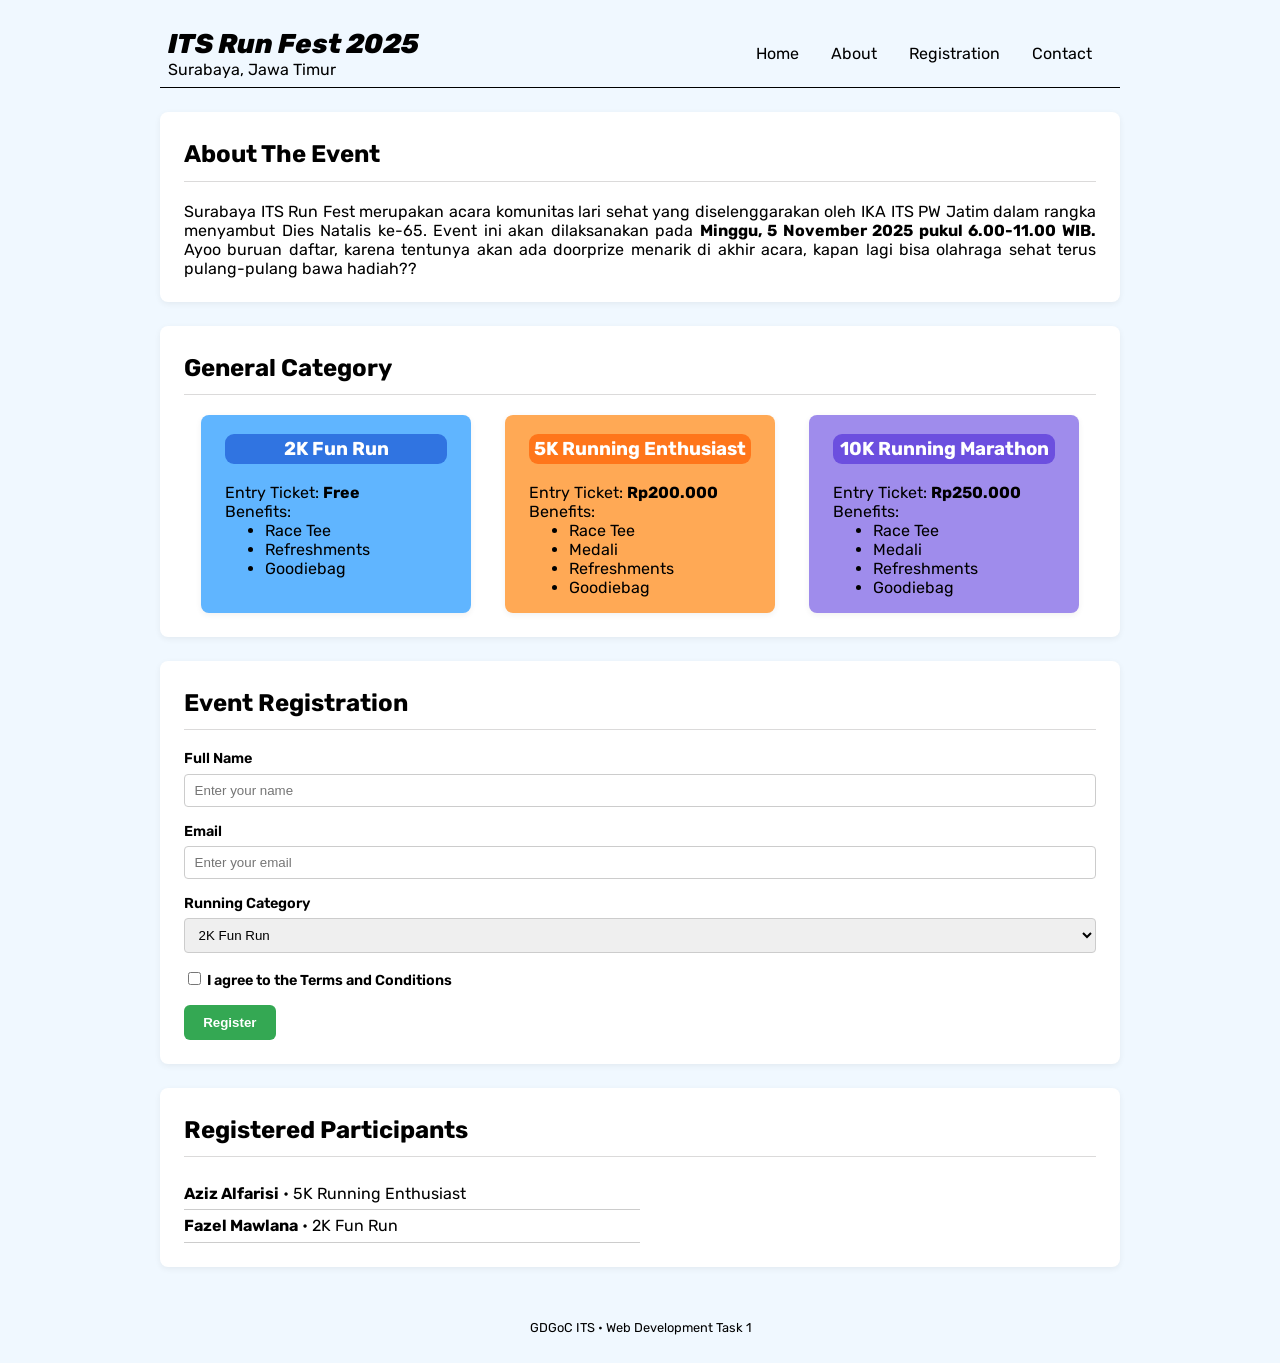
<file: index.html>
<!DOCTYPE html>
<html lang="en">
<head>
    <meta charset="UTF-8">
    <meta name="viewport" content="width=device-width, initial-scale=1.0">
    <link rel="stylesheet" href="style.css" />
    <title>ITS Run Fest 2025</title>
</head>
<body>
    <header class="site-header">
        <div class="site-bar">
            <h1>ITS Run Fest 2025</h1>
            <p>Surabaya, Jawa Timur</p>
        </div>
        <div class="navbar">
            <a href="">Home</a>
            <a href="">About</a>
            <a href="">Registration</a>
            <a href="">Contact</a>
        </div>
    </header>

    <main class="container">
        <section class="card">
            <h2>About The Event</h2>
            <p>Surabaya ITS Run Fest merupakan acara komunitas lari sehat yang diselenggarakan oleh IKA ITS PW Jatim dalam 
                rangka menyambut Dies Natalis ke-65. Event ini akan dilaksanakan pada <b>Minggu, 5 November 2025 pukul 6.00-11.00 
                WIB.</b> Ayoo buruan daftar, karena tentunya akan ada doorprize menarik di akhir acara, kapan lagi bisa olahraga sehat 
                terus pulang-pulang bawa hadiah?? </p>
        </section>

        <section class="card">
            <h2>General Category</h2>
            <div class="card-section">
                <div id="run-2k" class="mini-card">
                    <h3>2K Fun Run</h3>
                    <p>Entry Ticket: <b>Free</b></p>
                    <p>Benefits:</p>
                    <ul>
                        <li>Race Tee</li>
                        <li>Refreshments</li>
                        <li>Goodiebag</li>
                    </ul>
                </div>
                <div id="run-5k" class="mini-card">
                    <h3>5K Running Enthusiast</h3>
                    <p>Entry Ticket: <b>Rp200.000</b></p>
                    <p>Benefits:</p>
                    <ul>
                        <li>Race Tee</li>
                        <li>Medali</li>
                        <li>Refreshments</li>
                        <li>Goodiebag</li>
                    </ul>
                </div>
                <div id="run-10k" class="mini-card">
                    <h3>10K Running Marathon</h3>
                    <p>Entry Ticket: <b>Rp250.000</b></p>
                    <p>Benefits:</p>
                    <ul>
                        <li>Race Tee</li>
                        <li>Medali</li>
                        <li>Refreshments</li>
                        <li>Goodiebag</li>
                    </ul>
                </div>
            </div>
        </section>

        <section class="card">
            <h2>Event Registration</h2>

            <form id="registration-form" class="form">
                <div class="form-group">
                    <label for="name">Full Name</label>
                    <input id="name" name="name" type="text" placeholder="Enter your name" required />
                </div>

                <div class="form-group">
                    <label for="email">Email</label>
                    <input id="email" name="email" type="email"  placeholder="Enter your email" required />
                </div>

                <div class="form-group">
                    <label for="category">Running Category</label>
                    <select id="category" name="category">
                        <option value="2k">2K Fun Run</option>
                        <option value="5k">5K Running Enthusiast</option>
                        <option value="10k">10K Running Marathon</option>
                    </select>
                </div>

                <div class="form-group form-group-inline">
                    <label for="tos">
                        <input id="tos" name="tos" type="checkbox" required />
                        I agree to the Terms and Conditions
                    </label>
                </div>

                <button type="submit" class="btn-primary">Register</button>

                <p id="message" class="message"></p>
            </form>
        </section>
        <section class="card">
            <h2>Registered Participants</h2>
            <ul id="participants-list" class="participants-list">
            </ul>
        </section>
    </main>
    
    <footer class="site-footer">
        <p>GDGoC ITS • Web Development Task 1</p>
    </footer>

    <script src="script.js"></script>
</body>
</html>
</file>
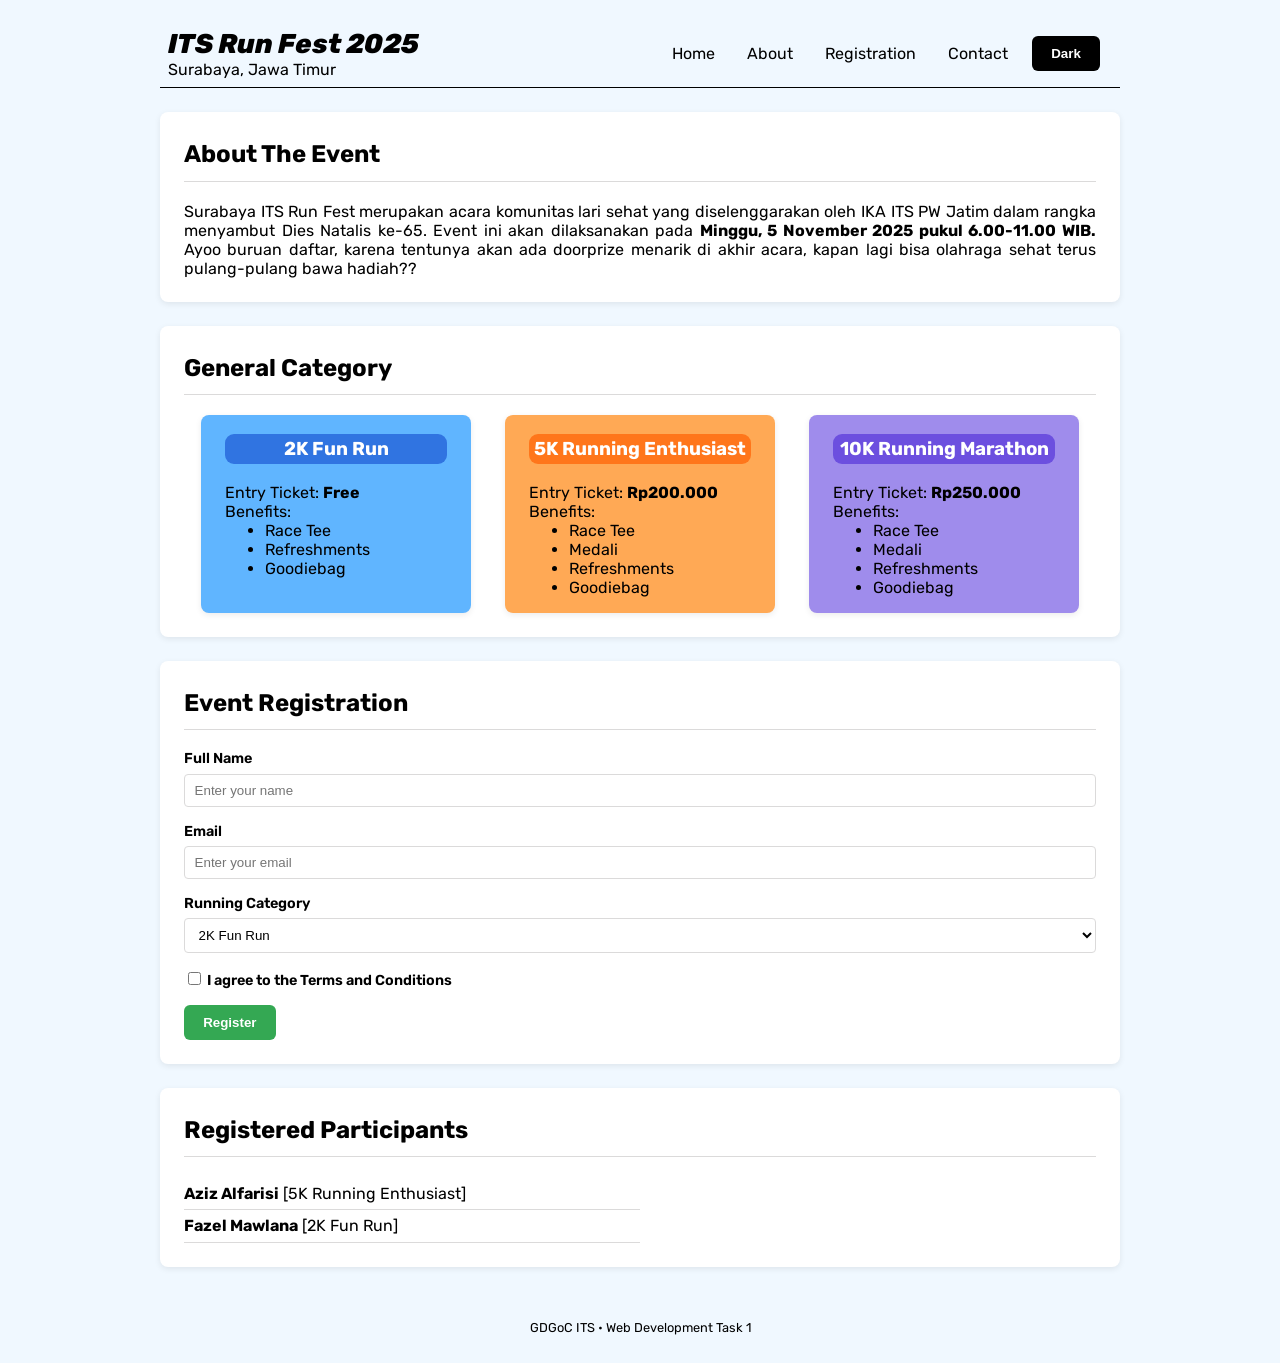
<file: tugas-1/index.html>
<!DOCTYPE html>
<html lang="en">
<head>
    <meta charset="UTF-8">
    <meta name="viewport" content="width=device-width, initial-scale=1.0">
    <link rel="stylesheet" href="style.css" />
    <title>ITS Run Fest 2025</title>
</head>
<body id="body">
    <header class="site-header">
        <div class="site-bar">
            <h1>ITS Run Fest 2025</h1>
            <p>Surabaya, Jawa Timur</p>
        </div>
        <div class="navbar">
            <a href="">Home</a>
            <a href="">About</a>
            <a href="">Registration</a>
            <a href="">Contact</a>
            <button type="click" id="toggle-theme" class="btn-primary btn-toggle-theme">Dark</button>
        </div>
    </header>

    <main class="container">
        <section class="card">
            <h2>About The Event</h2>
            <p>Surabaya ITS Run Fest merupakan acara komunitas lari sehat yang diselenggarakan oleh IKA ITS PW Jatim dalam 
                rangka menyambut Dies Natalis ke-65. Event ini akan dilaksanakan pada <b>Minggu, 5 November 2025 pukul 6.00-11.00 
                WIB.</b> Ayoo buruan daftar, karena tentunya akan ada doorprize menarik di akhir acara, kapan lagi bisa olahraga sehat 
                terus pulang-pulang bawa hadiah?? </p>
        </section>

        <section class="card">
            <h2>General Category</h2>
            <div class="card-section">
                <div id="run-2k" class="mini-card">
                    <h3>2K Fun Run</h3>
                    <p>Entry Ticket: <b>Free</b></p>
                    <p>Benefits:</p>
                    <ul>
                        <li>Race Tee</li>
                        <li>Refreshments</li>
                        <li>Goodiebag</li>
                    </ul>
                </div>
                <div id="run-5k" class="mini-card">
                    <h3>5K Running Enthusiast</h3>
                    <p>Entry Ticket: <b>Rp200.000</b></p>
                    <p>Benefits:</p>
                    <ul>
                        <li>Race Tee</li>
                        <li>Medali</li>
                        <li>Refreshments</li>
                        <li>Goodiebag</li>
                    </ul>
                </div>
                <div id="run-10k" class="mini-card">
                    <h3>10K Running Marathon</h3>
                    <p>Entry Ticket: <b>Rp250.000</b></p>
                    <p>Benefits:</p>
                    <ul>
                        <li>Race Tee</li>
                        <li>Medali</li>
                        <li>Refreshments</li>
                        <li>Goodiebag</li>
                    </ul>
                </div>
            </div>
        </section>

        <section class="card">
            <h2>Event Registration</h2>

            <form id="registration-form" class="form">
                <div class="form-group">
                    <label for="name">Full Name</label>
                    <input id="name" name="name" type="text" placeholder="Enter your name" required />
                </div>

                <div class="form-group">
                    <label for="email">Email</label>
                    <input id="email" name="email" type="email"  placeholder="Enter your email" required />
                </div>

                <div class="form-group">
                    <label for="category">Running Category</label>
                    <select id="category" name="category">
                        <option value="2k">2K Fun Run</option>
                        <option value="5k">5K Running Enthusiast</option>
                        <option value="10k">10K Running Marathon</option>
                    </select>
                </div>

                <div class="form-group form-group-inline">
                    <label for="tos">
                        <input id="tos" name="tos" type="checkbox" required />
                        I agree to the Terms and Conditions
                    </label>
                </div>

                <button type="submit" class="btn-primary btn-green">Register</button>

                <p id="message" class="message"></p>
            </form>
        </section>
        <section class="card">
            <h2>Registered Participants</h2>
            <ul id="participants-list" class="participants-list">
            </ul>
        </section>
    </main>
    
    <footer class="site-footer">
        <p>GDGoC ITS • Web Development Task 1</p>
    </footer>

    <script src="script.js"></script>
</body>
</html>
</file>
<file: style.css>
@import url('https://fonts.googleapis.com/css2?family=Rubik:ital@0; 1&display=swap');

*,
*::before,
*::after {
    box-sizing: border-box;
}

body {
    margin: 0;
    font-family: 'Rubik', system-ui, -apple-system, BlinkMacSystemFont, 'Segoe UI', Roboto, Oxygen, Ubuntu, Cantarell, 'Open Sans', 'Helvetica Neue', sans-serif;
    background-color: #F0F8FF;
}

.site-header,
.container,
.site-footer {
    width: min(960px, calc(100% - 2rem));
    margin: 0 auto;
}

.site-header {   
    padding: 0.25rem;
    display: flex;
    justify-content: space-between;
    border-bottom: 1px solid #000;
}

.site-bar, .navbar {
    margin: 0 0.25rem 0 0;
    padding: 1.5rem 0.25rem 0.25rem;
}

.site-bar h1, .site-bar p {
    margin: 0 auto;
}

.site-bar h1 {
    font-size: 1.7rem;
    font-weight: 800;
    font-style: italic;
}

.navbar {
    display: flex;
    justify-content: space-evenly;
}

.navbar a {
    color: #000;
    text-decoration: none;
    padding: 0rem;
    margin: auto 1rem;
}

.navbar a:hover {
    color: blue;
}

.container {
    margin: 0 auto;
}

.card {
    background-color: white;
    border-radius: 8px;
    padding: 0.5rem 1.5rem;
    margin: 1.5rem auto;
}

.card,
.mini-card {
    box-shadow: 0 2px 6px rgba(0, 0, 0, 0.06);
}

.card h2 {
    padding: 0 0 0.8rem;
    border-bottom: 1px solid #dbdada;
}

.card p {
    text-align: justify;
}

.card-section {
    display: flex;
    justify-content: space-around;
    margin-bottom: 1rem;
    padding: 0;
}

.mini-card {
    border-radius: 8px;
    width: 270px;
    margin: 0;
    padding: 0 1.5rem 1rem; 
}

.mini-card h3 {
    padding: 0.25rem;
    border-radius: 9px;
    text-align: center;
    color: white;
}

.mini-card ul,
.mini-card li,
.mini-card p {
    margin: 0;
}

#run-2k {
    background-color: #60b5ff;
}

#run-2k h3 {
    background-color: #3074e1;
}

#run-5k {
    background-color: #ffa955;
}

#run-5k h3 {
    background-color: #ff761b;
}

#run-10k {
    background-color: #9f8cec;
}

#run-10k h3 {
    background-color: #6c4fdf;
}

.form {
    display: flex;
    flex-direction: column;
    gap: 1rem;
}

.form-group {
    display: flex;
    flex-direction: column;
    gap: 0.4rem;
}

.form-group-inline {
    flex-direction: row;
    text-align: center;
}

label {
    font-weight: 600;
    font-size: 0.9rem;;
}

input[type="text"],
input[type="email"],
select {
    padding: 0.5rem 0.6rem;
    border-radius: 4px;
    border: 1px solid #ccc;
}

input[type="text"]:focus,
input[type="email"]:focus,
select:focus {
    outline: none;
    border-color: #4285f4;
    box-shadow: 0 0 0 2px rgba(66, 133, 244, 0.15);
}

.btn-primary {
    align-self: flex-start;
    border-radius: 6px;
    border: none;
    background: #34a853;
    padding: 0.6rem 1.2rem;
    font-weight: 600;
    color: white;
    cursor: pointer;
}

.btn-primary:hover {
    background-color: #2c8a45;
}

.message {
    margin: 0;
    font-weight: 600;
}

.participants-list {
    list-style: none;
    padding-left: 0;
    margin: 1rem 0;
}

.participants-list li {
    padding: 0.4rem 0;
    border-bottom: 1px solid #ccc;
    width: 50%;
}

.site-footer {
    text-align: center;
    padding: 1rem;
    font-size: 0.8rem;
}
</file>
<file: tugas-1/style.css>
@import url('https://fonts.googleapis.com/css2?family=Rubik:ital@0; 1&display=swap');

:root {
    --bg: #F0F8FF;
    --theme: #fff;
    --theme-inverse: #000;

    /* Specific Elements */
    --line: #dbdada;
    --button: #000;
    --button-hover: #333;
    --navbar-hover: #0000FF;
    
    /* Borders and Shadows  */
    --form-border: #4285f4;
    --form-shadow: rgba(66, 133, 244, 0.15);
    --card-shadow: rgba(0, 0, 0, 0.08);

    /* Mini-card */
    --run-2k: #60b5ff;
    --run-5k: #ffa955;
    --run-10k: #9f8cec;
    --run-2k-title: #3074e1;
    --run-5k-title: #ff761b;
    --run-10k-title: #6c4fdf;
}

.dark-mode {
    --bg: #0B121E;
    --theme: #1A202C;
    --theme-inverse: #fff;

    /* Specific Elements */
    --line: #555;
    --button: #fff;
    --button-hover: #ccc;
    --navbar-hover: #00bbff;

    /* Borders and Shadows  */
    --form-border: #65a0fe;
    --form-shadow: rgba(96, 148, 231, 0.15);
    --card-shadow: rgba(255, 255, 255, 0.08);

    /* Mini-card */
    --run-2k: #3074e1;
    --run-5k: #ff761b;
    --run-10k: #6c4fdf;
    --run-2k-title: #60b5ff;
    --run-5k-title: #ffa955;
    --run-10k-title: #9f8cec;
}

*,
*::before,
*::after {
    box-sizing: border-box;
}

body {
    margin: 0;
    font-family: 'Rubik', system-ui, -apple-system, BlinkMacSystemFont, 'Segoe UI', Roboto, Oxygen, Ubuntu, Cantarell, 'Open Sans', 'Helvetica Neue', sans-serif;
    background-color: var(--bg);
    color: var(--theme-inverse);
    transition: background-color 0.4s ease, color 0.4s ease;
}

.site-header,
.container,
.site-footer {
    width: min(960px, calc(100% - 2rem));
    margin: 0 auto;
}

.site-header {   
    padding: 0.25rem;
    display: flex;
    justify-content: space-between;
    border-bottom: 1px solid var(--theme-inverse);
}

.site-bar, .navbar {
    margin: 0 0.25rem 0 0;
    padding: 1.5rem 0.25rem 0.25rem;
}

.site-bar h1, .site-bar p {
    margin: 0 auto;
}

.site-bar h1 {
    font-size: 1.7rem;
    font-weight: 800;
    font-style: italic;
}

.navbar {
    display: flex;
    justify-content: space-evenly;
}

.navbar a {
    color: var(--theme-inverse);
    text-decoration: none;
    padding: 0rem;
    margin: auto 1rem;
}

.navbar a:hover {
    color: var(--navbar-hover);
}

.btn-green {
    --button: #34a853;
    --button-hover: #2c8a45;
}

.btn-primary {
    align-self: flex-start;
    border-radius: 6px;
    border: none;
    background: var(--button);
    padding: 0.6rem 1.2rem;
    font-weight: 600;
    color: white;
    cursor: pointer;
}

.btn-primary:hover {
    background-color: var(--button-hover);
}

.btn-toggle-theme {
    align-self: normal;
    margin: auto 0.5rem;
    color: var(--theme);
}

.container {
    margin: 0 auto;
}

.card {
    background-color: var(--theme);
    border-radius: 8px;
    padding: 0.5rem 1.5rem;
    margin: 1.5rem auto;
    transition: background-color 0.4s ease;
}

.card,
.mini-card {
    box-shadow: 0 2px 6px var(--card-shadow);
}

.card h2 {
    padding: 0 0 0.8rem;
    border-bottom: 1px solid var(--line);
}

.card p {
    text-align: justify;
}

.card-section {
    display: flex;
    justify-content: space-around;
    margin-bottom: 1rem;
    padding: 0;
}

.mini-card {
    border-radius: 8px;
    width: 270px;
    margin: 0;
    padding: 0 1.5rem 1rem; 
    transition: background-color 0.4s ease;
}

.mini-card h3 {
    padding: 0.25rem;
    border-radius: 9px;
    text-align: center;
    color: var(--theme);
    transition: background-color 0.4s ease, color 0.4s ease;
}

.mini-card ul,
.mini-card li,
.mini-card p {
    margin: 0;
}

#run-2k {
    background-color: var(--run-2k);
}

#run-2k h3 {
    background-color: var(--run-2k-title);
}

#run-5k {
    background-color: var(--run-5k);
}

#run-5k h3 {
    background-color: var(--run-5k-title);
}

#run-10k {
    background-color: var(--run-10k);
}

#run-10k h3 {
    background-color: var(--run-10k-title);
}

.form {
    display: flex;
    flex-direction: column;
    gap: 1rem;
}

.form-group {
    display: flex;
    flex-direction: column;
    gap: 0.4rem;
}

.form-group-inline {
    flex-direction: row;
    text-align: center;
}

label {
    font-weight: 600;
    font-size: 0.9rem;;
}

input[type="text"],
input[type="email"],
select {
    padding: 0.5rem 0.6rem;
    border-radius: 4px;
    border: 1px solid var(--line);
    background-color: var(--theme);
    color: var(--theme-inverse);
    transition: background-color 0.4s ease, color 0.4s ease;
}

input[type="text"]:focus,
input[type="email"]:focus,
select:focus {
    outline: none;
    border-color: var(--form-border);
    box-shadow: 0 0 0 2px var(--form-shadow);
}

.message {
    margin: 0;
    font-weight: 600;
}

.status-error {
    color: #ea4335; 
    margin-bottom: 1rem;
}

.status-success {
    color: #34a853;
    margin-bottom: 1rem;
}

.participants-list {
    list-style: none;
    padding-left: 0;
    margin: 1rem 0;
}

.participants-list li {
    padding: 0.4rem 0;
    border-bottom: 1px solid var(--line);
    width: 50%;
}

.site-footer {
    text-align: center;
    padding: 1rem;
    font-size: 0.8rem;
}
</file>
